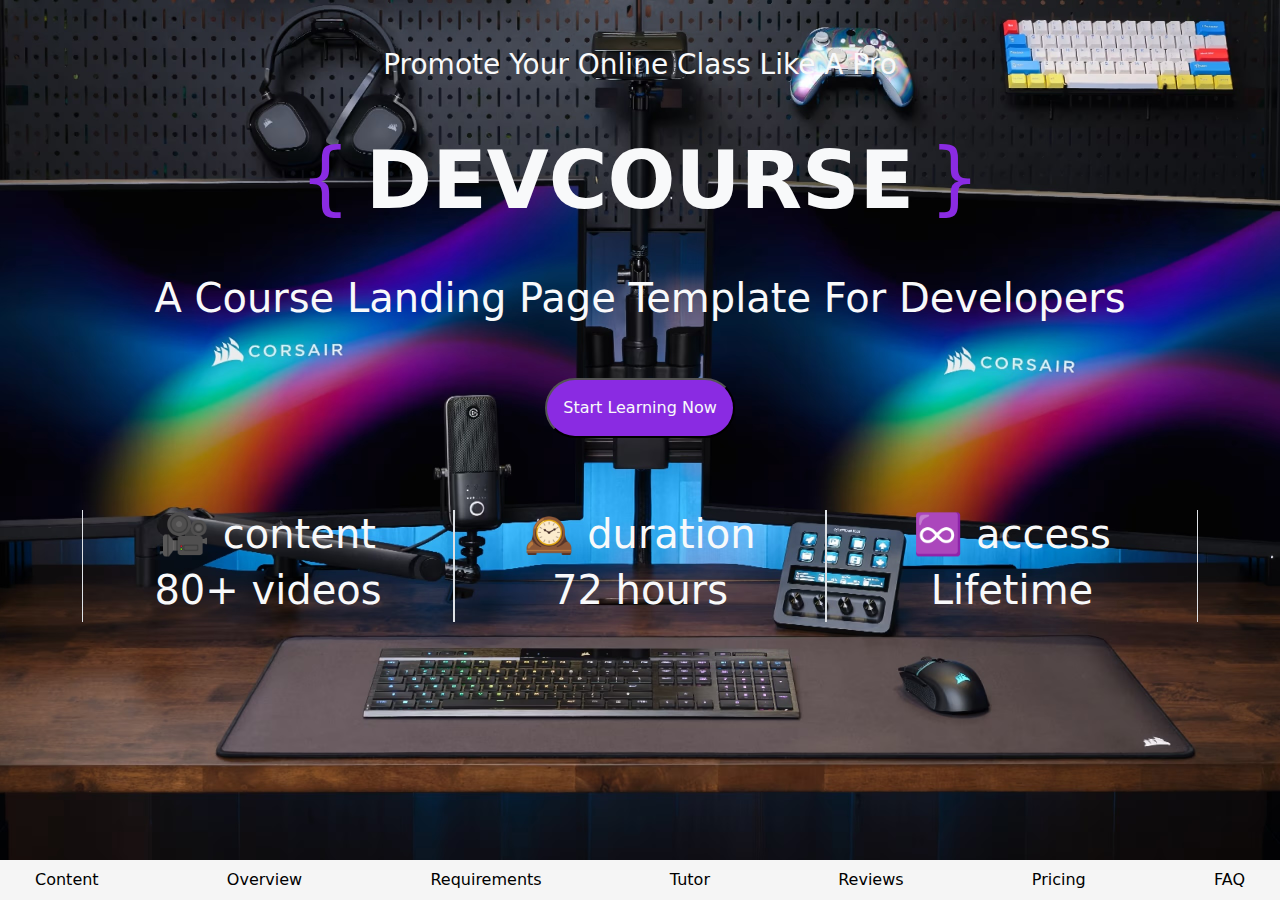
<file: responsive2.html>
<!DOCTYPE html>
<html lang="en">
<head>
    <meta charset="UTF-8">
    <meta name="viewport" content="width=device-width, initial-scale=1.0">
    <title>Document</title>
    <link href="https://cdn.jsdelivr.net/npm/bootstrap@5.3.3/dist/css/bootstrap.min.css" rel="stylesheet" integrity="sha384-QWTKZyjpPEjISv5WaRU9OFeRpok6YctnYmDr5pNlyT2bRjXh0JMhjY6hW+ALEwIH" crossorigin="anonymous">
    <script src="https://cdn.jsdelivr.net/npm/bootstrap@5.3.3/dist/js/bootstrap.bundle.min.js" integrity="sha384-YvpcrYf0tY3lHB60NNkmXc5s9fDVZLESaAA55NDzOxhy9GkcIdslK1eN7N6jIeHz" crossorigin="anonymous" defer></script>
    <link rel="stylesheet" href="responsive2.css">
</head>
<body>
    <div class="bg-image d-flex flex-column justify-content-between" style="background-image: url('images/ComputerScreen.jpeg'); height: 100vh; background-size: cover; background-position: center;">
    <div class="container text-center">
        <div class="row justify-content-center"></div>
            <div class="col-auto mt-5">
                <h3 class="text-light fs-3 fs-lg-2 fw-normal">Promote Your Online Class Like A Pro</h3>
                </div>
                <div class="mt-5">
                <h1 class="Dev text-light"><span class="curly fw-normal">{</span><span class="devcourse fw-bold ">DEVCOURSE</span><span class="curly fw-normal">}</span></h1>
            </div>
            <div>
                <h3 class="text-light display-6 display-md-3 display-lg-2 mt-5">A Course Landing Page Template For Developers</h3>
            </div>
            <div>
                <button class="p-3 mt-5 rounded-5 text-light">Start Learning Now</button>
            </div>
            <div class="text-center d-flex flex-row flex-wrap mt-5">
                <div class="col-12 col-md-4 col-lg-4 border-start border-end mt-4">
                    <div class="film"><h3 class="text-light display-6 display-md-3 display-lg-2">🎥 content</h3></div>
                    <div class="videos"><h2 class="text-light display-6 display-md-3 display-lg-2">80+ videos</h2></div>
                </div>
                <div class="col-12 col-md-4 col-lg-4 border-start border-end mt-4">
                    <div class="duration"><h3 class="text-light display-6 display-md-3 display-lg-2">🕰️ duration</h3></div>
                    <div class="videos"><h2 class="text-light display-6 display-md-3 display-lg-2">72 hours</h2></div>
                </div>
                <div class="col-12 col-md-4 col-lg-4 border-start border-end mt-4">
                    <div class="access"><h3 class="text-light display-6 display-md-3 display-lg-2">♾️ access</h3></div>
                    <div class="life"><h2 class="text-light display-6 display-md-3 display-lg-2">Lifetime</h2></div>
                </div>
            </div>
        </div>
        <footer>
            <div class="row navbar">
                <a class="col-auto col-lg-auto" href="#">Content</a>
                <a class="col-auto col-lg-auto" href="#">Overview</a>
                <a class="col-auto col-lg-auto" href="#">Requirements</a>
                <a class="col-auto col-lg-auto" href="#">Tutor</a>
                <a class="col-auto col-lg-auto" href="#">Reviews</a>
                <a class="col-auto col-lg-auto" href="#">Pricing</a>
                <a class="col-auto col-lg-auto" href="#">FAQ</a>
                </div>
        </footer>
    </div>
</body>
</file>
<file: responsive2.css>
body {
    height: 100vh;
    width: 100vw;
}
.curly {
    color: blueviolet;
    margin: 15px;
}
.devcourse {
    position: relative;
    top: 3px;
}
button {
    background-color: blueviolet;
}
h1 {
    font-size: 5rem;
}
a {
    text-decoration: none;
    color: black;
    background-color: rgb(245, 245, 245);
}
.navbar {
    text-decoration: none;
    color: black;
    background-color: rgb(245, 245, 245);
    padding-inline: 35px;
}
@media screen and (max-width: 767px){
    h1 {
        font-size: 3rem;
    }
    .navbar {
        height: auto;
        width: 100vw;
    }
}
</file>
